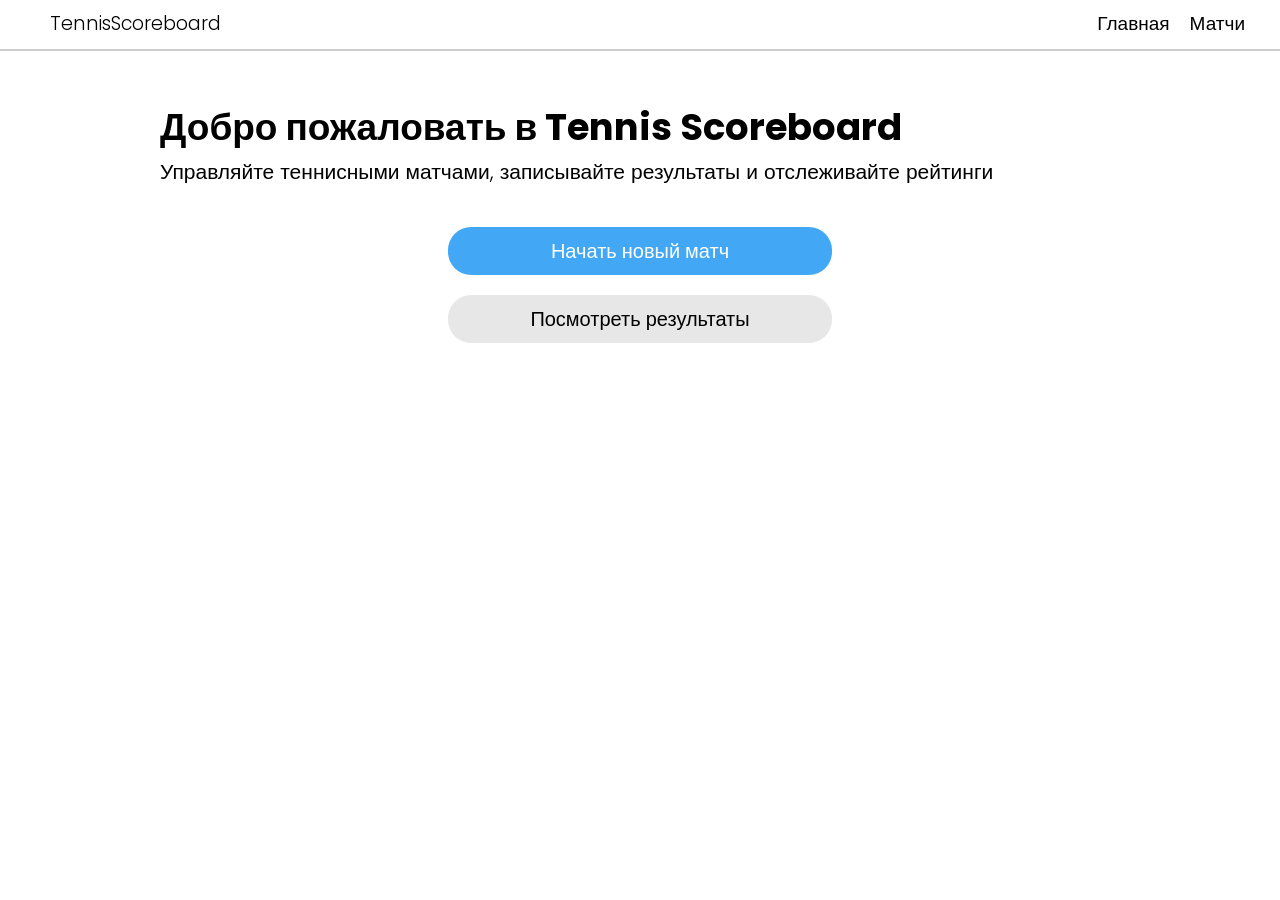
<file: src/static/index.html>
<!DOCTYPE html>
<html lang="ru">
<head>
    <meta charset="UTF-8">
    <meta name="viewport" content="width=device-width, initial-scale=1.0">
    <title>Tennis Scoreboard | Главная</title>
    <link rel="preconnect" href="https://fonts.googleapis.com">
    <link rel="preconnect" href="https://fonts.gstatic.com" crossorigin>
    <link href="https://fonts.googleapis.com/css2?family=Poppins:wght@300;400;500;700&display=swap" rel="stylesheet">
    <link rel="stylesheet" href="css/style.css">
    <script src="js/app.js"></script>
</head>
<body>
<header class="header">
    <section class="nav-header">
        <div class="brand">
            <div class="nav-toggle">
                <img src="images/menu.png" alt="Логотип" class="logo">
            </div>
            <span class="logo-text">TennisScoreboard</span>
        </div>
        <div>
            <nav class="nav-links">
                <a class="nav-link" href="/">Главная</a>
                <a class="nav-link" href="/matches">Матчи</a>
            </nav>
        </div>
    </section>
</header>
<main>
    <div class="container">
        <h1>Добро пожаловать в Tennis Scoreboard</h1>
        <p>Управляйте теннисными матчами, записывайте результаты и отслеживайте рейтинги</p>
        <!-- <div class="welcome-image"></div> -->
        <div class="form-container center">
            <a class="homepage-action-button" href="/matches/new">
                <button class="btn start-match">
                    Начать новый матч
                </button>
            </a>
            <a class="homepage-action-button" href="#">
                <button class="btn view-results">
                    Посмотреть результаты
                </button>
            </a>
        </div>
    </div>
</main>
<!-- <footer>
    <div class="footer">
        <p>&copy; Tennis Scoreboard, проект из <a href="https://zhukovsd.github.io/java-backend-learning-course/">zhukovsd/java-backend-learning-course</a> roadmap.</p>
    </div>
</footer> -->
</body>
</html>
</file>
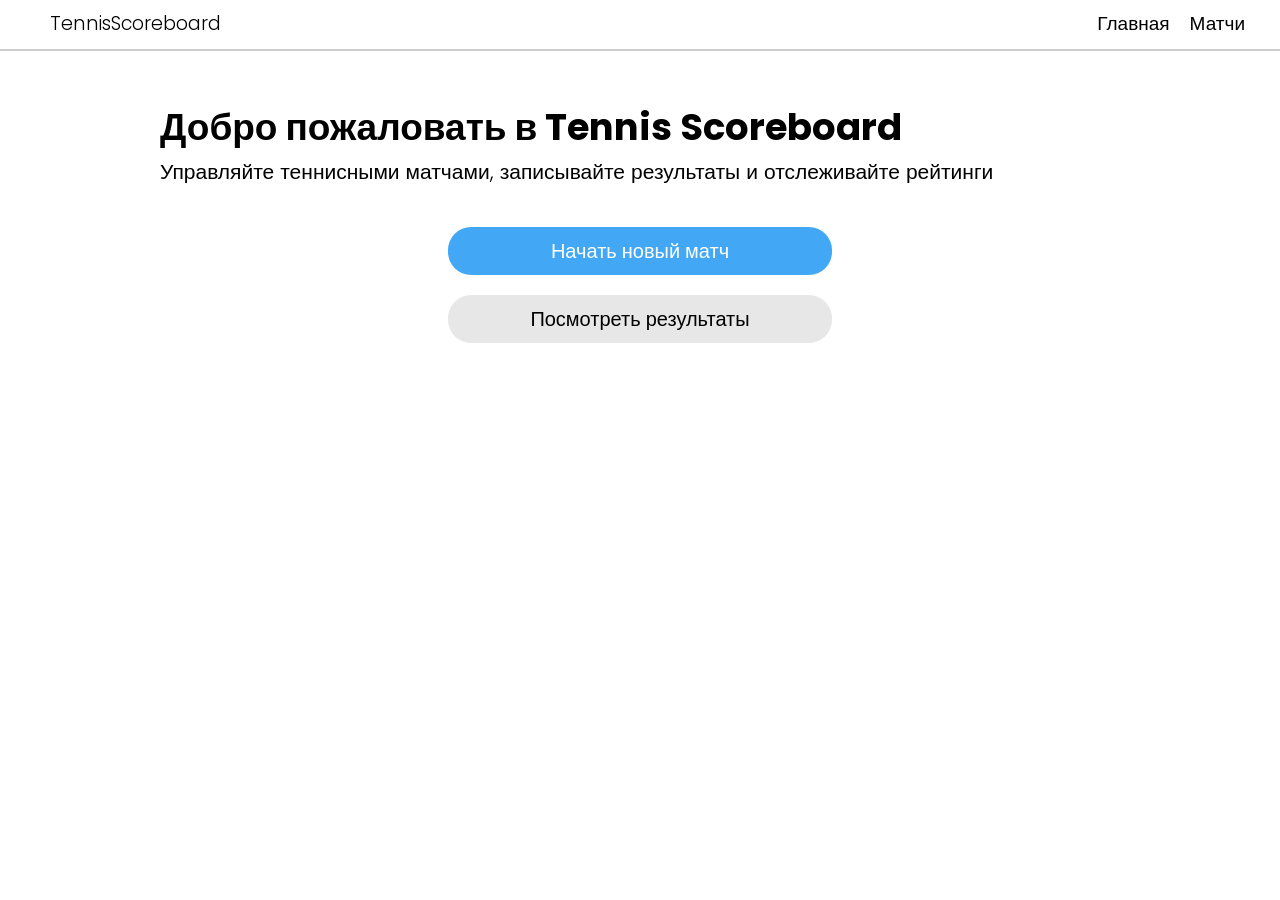
<file: src/view/static/index.html>
<!DOCTYPE html>
<html lang="ru">
<head>
    <meta charset="UTF-8">
    <meta name="viewport" content="width=device-width, initial-scale=1.0">
    <title>Tennis Scoreboard | Главная</title>
    <link rel="preconnect" href="https://fonts.googleapis.com">
    <link rel="preconnect" href="https://fonts.gstatic.com" crossorigin>
    <link href="https://fonts.googleapis.com/css2?family=Poppins:wght@300;400;500;700&display=swap" rel="stylesheet">
    <link rel="stylesheet" href="css/style.css">
    <script src="js/app.js"></script>
</head>
<body>
<header class="header">
    <section class="nav-header">
        <div class="brand">
            <div class="nav-toggle">
                <img src="images/menu.png" alt="Логотип" class="logo">
            </div>
            <span class="logo-text">TennisScoreboard</span>
        </div>
        <div>
            <nav class="nav-links">
                <a class="nav-link" href="/">Главная</a>
                <a class="nav-link" href="/matches?page=1">Матчи</a>
            </nav>
        </div>
    </section>
</header>
<main>
    <div class="container">
        <h1>Добро пожаловать в Tennis Scoreboard</h1>
        <p>Управляйте теннисными матчами, записывайте результаты и отслеживайте рейтинги</p>
        <!-- <div class="welcome-image"></div> -->
        <div class="form-container center">
            <a class="homepage-action-button" href="new-match">
                <button class="btn start-match">
                    Начать новый матч
                </button>
            </a>
            <a class="homepage-action-button" href="/matches?page=1">
                <button class="btn view-results">
                    Посмотреть результаты
                </button>
            </a>
        </div>
    </div>
</main>
<!-- <footer>
    <div class="footer">
        <p>&copy; Tennis Scoreboard, проект из <a href="https://zhukovsd.github.io/java-backend-learning-course/">zhukovsd/java-backend-learning-course</a> roadmap.</p>
    </div>
</footer> -->
</body>
</html>
</file>
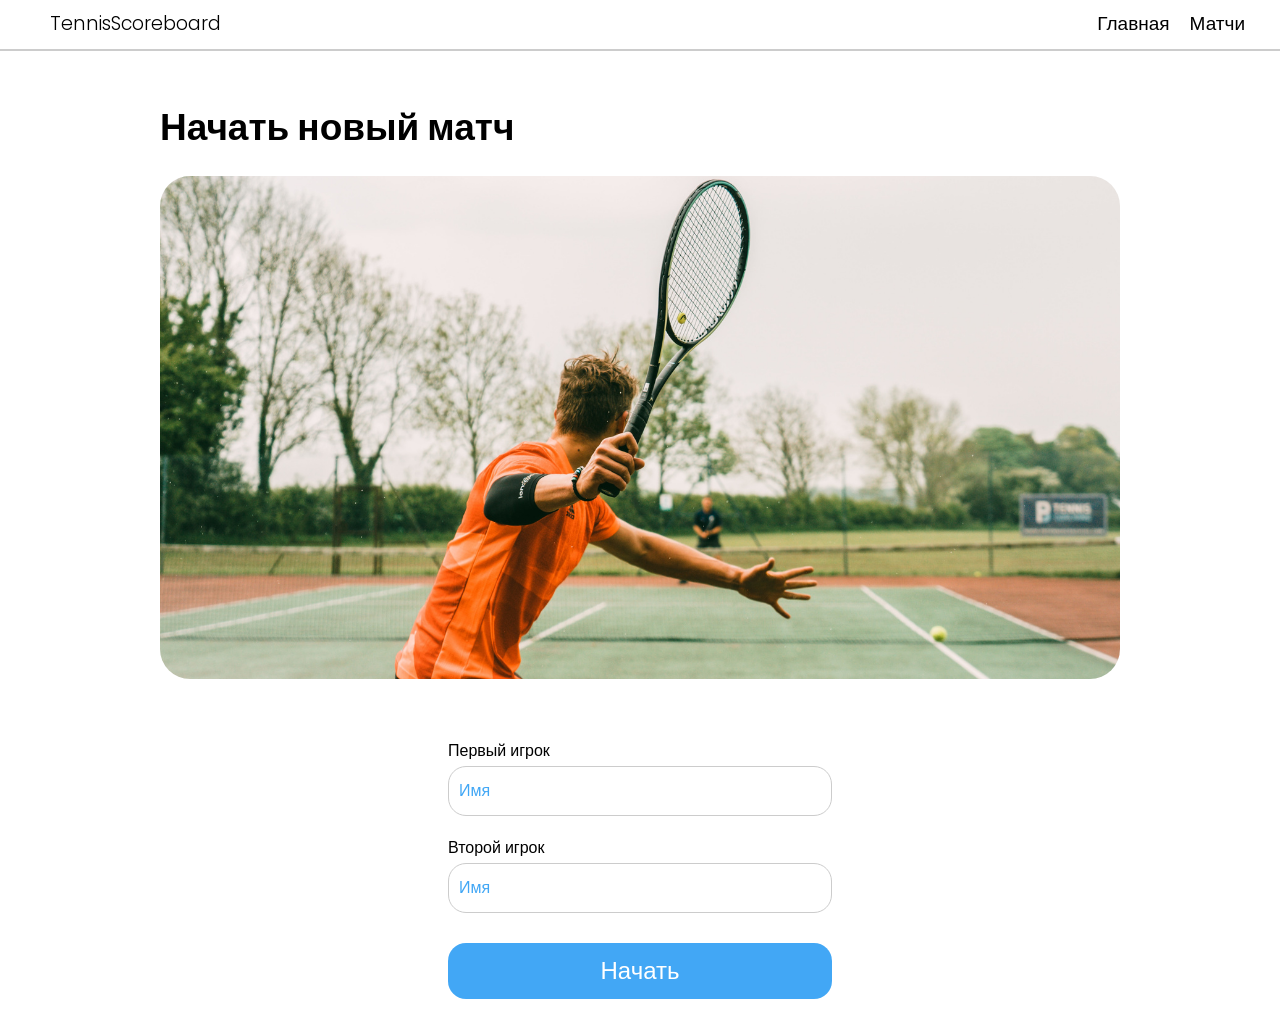
<file: src/static/new-match.html>
<html>
<head>
    <meta charset="UTF-8">
    <meta name="viewport" content="width=device-width, initial-scale=1.0">
    <title>Tennis Scoreboard | New Match</title>
    <link rel="preconnect" href="https://fonts.googleapis.com">
    <link rel="preconnect" href="https://fonts.gstatic.com" crossorigin>
    <link href="https://fonts.googleapis.com/css2?family=Poppins:wght@300;400;500;700&display=swap" rel="stylesheet">
    <link rel="stylesheet" href="css/style.css">

    <script src="js/app.js"></script>
</head>
<body>
<header class="header">
    <section class="nav-header">
        <div class="brand">
            <div class="nav-toggle">
                <img src="images/menu.png" alt="Logo" class="logo">
            </div>
            <span class="logo-text">TennisScoreboard</span>
        </div>
        <div>
            <nav class="nav-links">
                <a class="nav-link" href="/">Главная</a>
                <a class="nav-link" href="/matches">Матчи</a>
            </nav>
        </div>
    </section>
</header>
<main>
    <div class="container">
        <div>
            <h1>Начать новый матч</h1>
            <div class="new-match-image"></div>
            <div class="form-container center">
                <form method="post" action="#">
                    <!-- <p style="color: red;">Sample error message</p> -->
                    <label class="label-player" for="playerOne">Первый игрок</label>
                    <input class="input-player" placeholder="Имя" type="text" required title="Enter a name">
                    <label class="label-player" for="playerTwo">Второй игрок</label>
                    <input class="input-player" placeholder="Имя" type="text" required title="Enter a name">
                    <input class="form-button" type="submit" value="Начать">
                </form>
            </div>
        </div>
    </div>
</main>
<!-- <footer>
    <div class="footer">
        <p>&copy; Tennis Scoreboard, project from <a href="https://zhukovsd.github.io/java-backend-learning-course/">zhukovsd/java-backend-learning-course</a> roadmap.</p>
    </div>
</footer> -->
</body>
</html>
</file>
<file: src/static/css/style.css>
/* Убираем внешние отступы */
body,
h1,
h2,
h3,
h4,
p,
ul[class],
ol[class],
li,
figure,
figcaption,
blockquote,
dl,
dd {
    margin: 0;
}

/* Base Styles */
body {
    min-height: 100vh;
    margin: 0;
    padding: 0;
    scroll-behavior: smooth;
    text-rendering: optimizeSpeed;
    line-height: 1.5;
    font-family: "Poppins", sans-serif;
    font-weight: 300;
    font-style: normal;
}

input,
button,
textarea,
select {
    font: inherit;
}

span {
    font-size: 19px;
}

main {
    min-height: calc(100vh - 104px);
}

.container {
    margin: auto;
    padding-top: 50px;
    width: 75%;
}

body h1 {
    font-size: 37px;
    font-weight: bold;
}

p {
    font-size: 21px;
}

header {
    height: 50px;
}

.nav-header {
    display: flex;
    justify-content: space-between;
    padding: 10px 35px;
    border-bottom: 2px solid #ccc;
    align-items: center;
    position: relative;
    background: #fff;
}

footer {
    display: flex;
    justify-content: space-between;
    height: 50px;
    padding: 0 35px;
    border-top: 2px solid #ccc;
    align-items: center;
}

.brand {
    display: flex;
    align-items: center;
}

.logo {
    max-width: 20px;
    max-height: 20px;
}

.logo-text {
    margin-left: 15px;
}

.nav-links {
    display: flex;
    align-items: center;
}

.nav-link + .nav-link {
    margin-left: 20px;
}

.nav-link {
    font-size: 19px;
    color: #000;
    text-decoration: none;
}

.center {
    margin: 0 auto;
}

.homepage-action-button {
    display: block;
    margin-top: 20px;
    width: 100%;
}

/* Welcome Section */
/* .welcome-image {
    border-radius: 30px;
    margin-top: 20px;
    background-image: url('../images/welcome_image.png');
    background-position: center;
    min-height: 50vh;
    background-size: cover;
} */

.view-results, .start-match {
    border-radius: 23px;
    cursor: pointer;
    font-size: 20px;
    padding: 9px 0;
}

.view-results {
    background-color: #e7e7e7;
}

.start-match {
    background-color: #42a7f5;
    color: #fff;
}

.btn {
    border: none;
    width: 100%;
}

/* Additional Styles for Dropdown Navigation */
.nav-toggle {
    display: none;
}

/* New Match */

.new-match-image {
    border-radius: 30px;
    margin: 20px 0;
    background-image: url('../images/racket.png');
    height: 503px;
    background-size: cover;
    background-position: center;
}

.form-container {
    padding-top: 20px;
    width: 40%;
}

.label-player {
    display: block;
}

.input-player {
    width: 100%;
    padding: 12px 10px;
    border: 1px solid #ccc;
    border-radius: 18px;
}

.input-player::-webkit-input-placeholder {
    color: #42a7f5;
}

.label-player {
    margin: 20px 0 3px;
}

.form-button {
    width: 100%;
    display: block;
    margin-top: 30px;
    padding: 10px 0;
    border-radius: 18px;
    border: none;
    background-color: #42a7f5;
    color: #fff;
    font-size: 24px;
    cursor: pointer;
}

.btn-filter {
    width: 280px;
    line-height: 45px;
    margin-left: 20px;
    border-radius: 18px;
    border: none;
    background-color: #42a7f5;
    color: #fff;
    cursor: pointer;
}

/* Current match */

.current-match-image {
    border-radius: 30px;
    margin-top: 20px;
    background-image: url('../images/scorekeeper.png');
    background-position: center;
    min-height: 30vh;
    background-size: cover;
}

.score-container {
    position: relative;
}

.score-img {
    border-radius: 15px;
}

.score-text {
    font-size: 51px;
    color: #fff;
}

.score {
    border: 1px solid #ccc;
    border-radius: 12px;
    margin-top: 35px;
}

.table {
    width: 100%;
    border-collapse: collapse;
    text-align: left;
}

.table tr {
    padding-left: 10px;
}

.table th {
    padding: 5px;
    border-bottom: 1px solid #dddddd;
}

.table tr:first-child {
    padding: 5px;
    border-bottom: 1px solid #dddddd;
}

.result th {
    font-weight: 400;
    padding-left: 10px;
}

.player1, .player2 {
    font-size: 40px;
}

.player1 td, .player2 td {
    width: 5%;
    padding: 60px 5px;
    font-family: "Roboto Mono", monospace;
    font-optical-sizing: auto;
    font-weight: 300;
    font-style: normal;
}

.table-text + .table-text {
    text-align: center;
}

.score-btn {
    font-size: 20px;
    background-color: #42a7f5;
    color: #fff;
    border: none;
    border-radius: 15px;
    padding: 12px 30px;
    margin-right: 30px;
    cursor: pointer;
}

/* Responsive Styles */
@media (max-width: 992px) {
    .container {
        width: 90%;
    }

    .form-container {
        width: 50%;
    }

    .nav-link {
        font-size: 17px;
    }

    body h1 {
        font-size: 32px;
    }

    p {
        font-size: 18px;
    }

    .nav-header {
        padding: 10px 20px;
    }

    footer {
        padding: 0 20px;
    }
}

@media (max-width: 768px) {
    .container {
        width: 100%;
        margin: 0;
        padding-top: 20px;
        padding-left: 20px;
        padding-right: 20px;
        box-sizing: border-box;
    }

    .form-container {
        width: 80%;
    }

    .nav-header {
        flex-direction: column;
        align-items: flex-start;
    }

    .nav-links {
        flex-direction: column;
        align-items: flex-start;
        display: none;
    }

    .nav-links.active {
        display: flex;
    }

    .nav-link + .nav-link {
        margin-left: 0;
    }

    .nav-toggle {
        display: block;
        cursor: pointer;
        font-size: 24px;
        margin-left: auto;
    }
}

@media (max-width: 576px) {
    .form-container {
        width: 100%;
    }

    .nav-link {
        font-size: 16px;
    }

    body h1 {
        font-size: 28px;
    }

    p {
        font-size: 16px;
    }

    .nav-header {
        position: absolute;
        background-color: white;
        width: 100%;
        padding: 10px 15px;
        box-sizing: border-box;
    }

    footer {
        padding: 0 15px;
        flex-direction: column;
        text-align: center;
    }
}

@media (max-width: 768px) {
    .nav-toggle {
        display: block;
        cursor: pointer;
        font-size: 24px;
    }

    .nav-links {
        display: none;
        flex-direction: column;
    }

    .nav-links.active {
        display: flex;
    }
}

/* Finished matches */

.form-matches {
    width: 100%;
}

.input-container {
    width: 100%;
    display: flex;
    margin-top: 20px;
}

.input-filter {
    width: 100%;
    border-radius: 15px;
    background-color: #dddddd;
    border: none;
    padding-left: 30px;
    padding-bottom: 12px;
    padding-top: 12px;
    color: #000;
}

.table-matches {
    margin-top: 40px;
    width: 100%;
    margin-bottom: 20px;
    border-collapse: collapse;
    border: 1px solid #ccc;
}

.table-matches th {
    font-weight: bold;
    padding: 5px;
    background: #dddddd;
    border: 1px solid #dddddd;
}

.table-matches td {
    width: 33%;
    border-bottom: 1px solid #dddddd;
    padding: 51px 0;
    text-align: center;
}

.table-matches tr td:first-child, .table-matches tr th:first-child {
    border-left: none;
}

.table-matches tr td:last-child, .table-matches tr th:last-child {
    border-right: none;
}

.winner-name-td {
    background-color: #dddddd;
    display: block;
    width: 38%;
    margin: 0 auto;
    border-radius: 18px;
}

.prev, .next {
    text-decoration: none;
    font-size: 40px;
    color: #000;
}

.next {
    margin-left: 20px;
}

.pagination {
    text-align: center;
    display: flex;
    justify-content: center;
    align-items: center;
}

.num-page {
    margin-left: 20px;
    text-decoration: none;
    color: black;
}

.num-page.current {
    font-weight: bold;
}
</file>
<file: src/view/static/css/style.css>
/* Убираем внешние отступы */
body,
h1,
h2,
h3,
h4,
p,
ul[class],
ol[class],
li,
figure,
figcaption,
blockquote,
dl,
dd {
    margin: 0;
}

/* Base Styles */
body {
    min-height: 100vh;
    margin: 0;
    padding: 0;
    scroll-behavior: smooth;
    text-rendering: optimizeSpeed;
    line-height: 1.5;
    font-family: "Poppins", sans-serif;
    font-weight: 300;
    font-style: normal;
}

input,
button,
textarea,
select {
    font: inherit;
}

span {
    font-size: 19px;
}

main {
    min-height: calc(100vh - 104px);
}

.container {
    margin: auto;
    padding-top: 50px;
    width: 75%;
}

body h1 {
    font-size: 37px;
    font-weight: bold;
}

p {
    font-size: 21px;
}

header {
    height: 50px;
}

.nav-header {
    display: flex;
    justify-content: space-between;
    padding: 10px 35px;
    border-bottom: 2px solid #ccc;
    align-items: center;
    position: relative;
    background: #fff;
}

footer {
    display: flex;
    justify-content: space-between;
    height: 50px;
    padding: 0 35px;
    border-top: 2px solid #ccc;
    align-items: center;
}

.brand {
    display: flex;
    align-items: center;
}

.logo {
    max-width: 20px;
    max-height: 20px;
}

.logo-text {
    margin-left: 15px;
}

.nav-links {
    display: flex;
    align-items: center;
}

.nav-link + .nav-link {
    margin-left: 20px;
}

.nav-link {
    font-size: 19px;
    color: #000;
    text-decoration: none;
}

.center {
    margin: 0 auto;
}

.homepage-action-button {
    display: block;
    margin-top: 20px;
    width: 100%;
}

/* Welcome Section */
/* .welcome-image {
    border-radius: 30px;
    margin-top: 20px;
    background-image: url('../images/welcome_image.png');
    background-position: center;
    min-height: 50vh;
    background-size: cover;
} */

.view-results, .start-match {
    border-radius: 23px;
    cursor: pointer;
    font-size: 20px;
    padding: 9px 0;
}

.view-results {
    background-color: #e7e7e7;
}

.start-match {
    background-color: #42a7f5;
    color: #fff;
}

.btn {
    border: none;
    width: 100%;
}

/* Additional Styles for Dropdown Navigation */
.nav-toggle {
    display: none;
}

/* New Match */

.new-match-image {
    border-radius: 30px;
    margin: 20px 0;
    background-image: url('../images/racket.png');
    height: 503px;
    background-size: cover;
    background-position: center;
}

.form-container {
    padding-top: 20px;
    width: 40%;
}

.label-player {
    display: block;
}

.input-player {
    width: 100%;
    padding: 12px 10px;
    border: 1px solid #ccc;
    border-radius: 18px;
}

.input-player::-webkit-input-placeholder {
    color: #42a7f5;
}

.label-player {
    margin: 20px 0 3px;
}

.form-button {
    width: 100%;
    display: flex;
    margin-top: 30px;
    padding: 10px 0;
    border-radius: 18px;
    border: none;
    background-color: #42a7f5;
    color: #fff;
    font-size: 24px;
    cursor: pointer;
}

.btn-filter {
    width: 100px;
    line-height: 45px;
    margin-left: 20px;
    border-radius: 18px;
    border: none;
    background-color: #42a7f5;
    color: #fff;
    cursor: pointer;
}

.bth-to-match {
    width: auto;
    padding: 8px 12px;
    line-height: normal;
    margin-left: 5px;
    border-radius: 12px;
    border: none;
    background-color: #42a7f5;
    color: #fff;
    cursor: pointer;
    font-size: 16px;
}

.button-group {
    display: flex;  
    gap: 5px;      
}

/* Current match */

.current-match-image {
    border-radius: 30px;
    margin-top: 20px;
    background-image: url('../images/scorekeeper.png');
    background-position: center;
    min-height: 30vh;
    background-size: cover;
}

.score-container {
    position: relative;
}

.score-img {
    border-radius: 15px;
}

.score-text {
    font-size: 51px;
    color: #fff;
}

.score {
    border: 1px solid #ccc;
    border-radius: 12px;
    margin-top: 35px;
}

.table {
    width: 100%;
    border-collapse: collapse;
    text-align: left;
}

.table tr {
    padding-left: 10px;
}

.table th {
    padding: 5px;
    border-bottom: 1px solid #dddddd;
}

.table tr:first-child {
    padding: 5px;
    border-bottom: 1px solid #dddddd;
}

.result th {
    font-weight: 400;
    padding-left: 10px;
}

.player1, .player2 {
    font-size: 40px;
}

.player1 td, .player2 td {
    width: 5%;
    padding: 60px 5px;
    font-family: "Roboto Mono", monospace;
    font-optical-sizing: auto;
    font-weight: 300;
    font-style: normal;
}

.table-text + .table-text {
    text-align: center;
}

.score-btn {
    font-size: 20px;
    background-color: #42a7f5;
    color: #fff;
    border: none;
    border-radius: 15px;
    padding: 12px 30px;
    margin-right: 30px;
    cursor: pointer;
}

/* Responsive Styles */
@media (max-width: 992px) {
    .container {
        width: 90%;
    }

    .form-container {
        width: 50%;
    }

    .nav-link {
        font-size: 17px;
    }

    body h1 {
        font-size: 32px;
    }

    p {
        font-size: 18px;
    }

    .nav-header {
        padding: 10px 20px;
    }

    footer {
        padding: 0 20px;
    }
}

@media (max-width: 768px) {
    .container {
        width: 100%;
        margin: 0;
        padding-top: 20px;
        padding-left: 20px;
        padding-right: 20px;
        box-sizing: border-box;
    }

    .form-container {
        width: 80%;
    }

    .nav-header {
        flex-direction: column;
        align-items: flex-start;
    }

    .nav-links {
        flex-direction: column;
        align-items: flex-start;
        display: none;
    }

    .nav-links.active {
        display: flex;
    }

    .nav-link + .nav-link {
        margin-left: 0;
    }

    .nav-toggle {
        display: block;
        cursor: pointer;
        font-size: 24px;
        margin-left: auto;
    }
}

@media (max-width: 576px) {
    .form-container {
        width: 100%;
    }

    .nav-link {
        font-size: 16px;
    }

    body h1 {
        font-size: 28px;
    }

    p {
        font-size: 16px;
    }

    .nav-header {
        position: absolute;
        background-color: white;
        width: 100%;
        padding: 10px 15px;
        box-sizing: border-box;
    }

    footer {
        padding: 0 15px;
        flex-direction: column;
        text-align: center;
    }
}

@media (max-width: 768px) {
    .nav-toggle {
        display: block;
        cursor: pointer;
        font-size: 24px;
    }

    .nav-links {
        display: none;
        flex-direction: column;
    }

    .nav-links.active {
        display: flex;
    }
}

/* Finished matches */

.form-matches {
    width: 100%;
}

.input-container {
    width: 100%;
    display: flex;
    margin-top: 20px;
    gap: 5px;
}

.input-filter {
    width: 70%;
    border-radius: 15px;
    background-color: #dddddd;
    border: none;
    padding-left: 30px;
    padding-bottom: 12px;
    padding-top: 12px;
    color: #000;
}

.table-matches {
    margin-top: 40px;
    width: 100%;
    margin-bottom: 20px;
    border-collapse: collapse;
    border: 1px solid #ccc;
}

.table-matches th {
    font-weight: bold;
    padding: 5px;
    background: #dddddd;
    border: 1px solid #dddddd;
}

.table-matches td {
    width: auto;
    border-bottom: 1px solid #dddddd;
    padding: 51px 0;
    text-align: center;
}

.table-matches tr td:first-child, .table-matches tr th:first-child {
    border-left: none;
}

.table-matches tr td:last-child, .table-matches tr th:last-child {
    border-right: none;
}

.table-matches td:last-child {
    padding: 5px;
    width: 1%;
    white-space: nowrap;
}

.winner-name-td {
    background-color: #dddddd;
    padding: 5px 10px; 
    display: block;
    width: 45%;
    margin: 0 auto;
    border-radius: 25px;
}

.prev, .next, .last {
    text-decoration: none;
    font-size: 40px;
    color: #000;
}

.prev.disabled, .next.disabled, .last.disabled {
    color: #ccc; 
    cursor: not-allowed; 
    pointer-events: none; 
}

.next {
    margin-left: 20px;
}


.pagination {
    text-align: center;
    display: flex;
    justify-content: center;
    align-items: center;
}

.num-page {
    margin-left: 20px;
    text-decoration: none;
    color: black;
}

.num-page.current {
    font-weight: bold;
}
</file>
